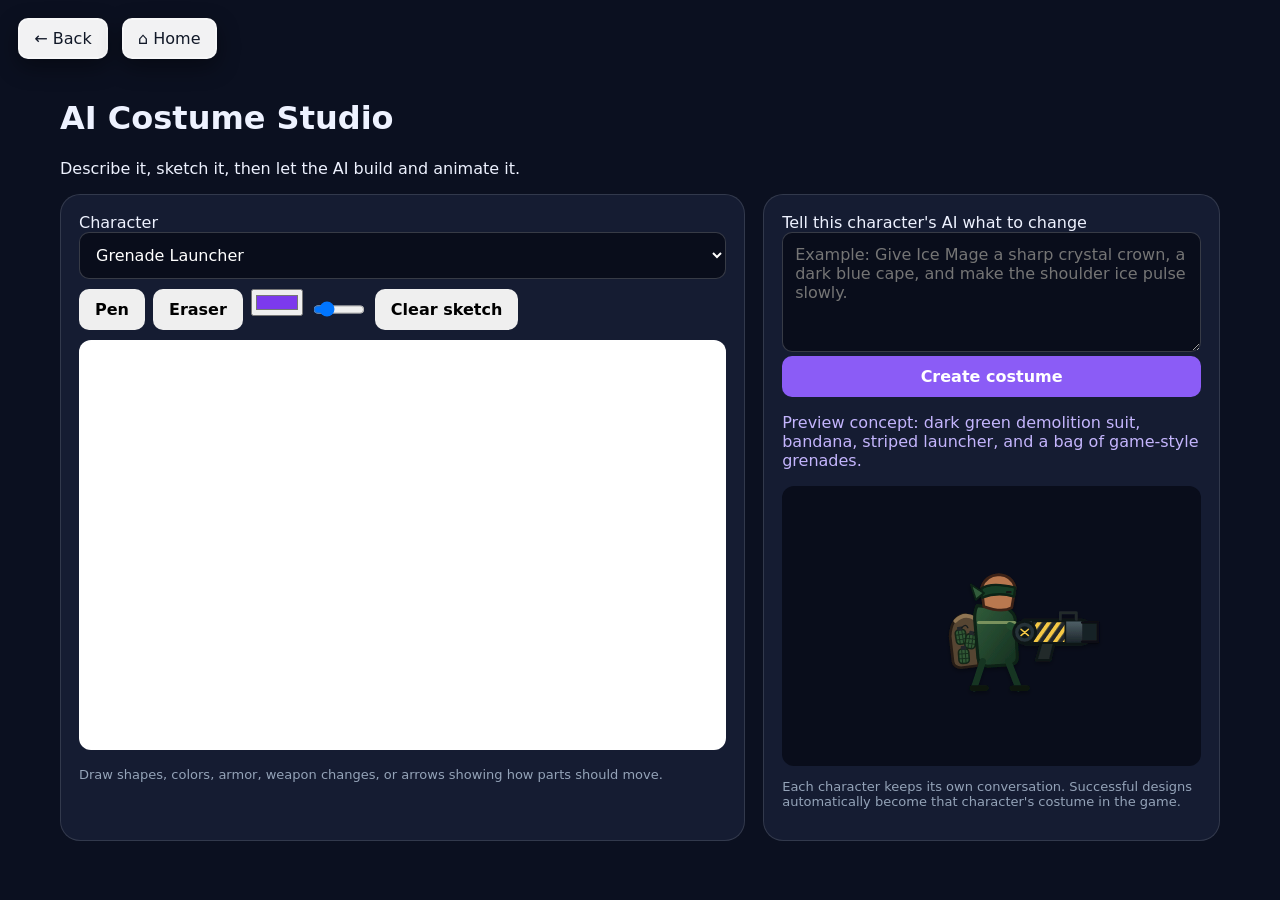
<file: ai-costume-studio.html>
<!doctype html><html lang="en"><head><meta charset="utf-8"><meta name="viewport" content="width=device-width,initial-scale=1"><title>AI Costume Studio</title><style>
*{box-sizing:border-box}body{margin:0;background:#0b1020;color:#eef2ff;font:16px system-ui,sans-serif}main{width:min(1200px,calc(100% - 28px));margin:auto;padding:20px}.top{display:flex;justify-content:space-between;align-items:center}a,button,select,textarea{font:inherit}.back,button{border:0;border-radius:10px;padding:11px 16px;font-weight:800;cursor:pointer}.back{color:#111827;background:#fff;text-decoration:none}.page-nav{position:fixed;z-index:50;top:18px;left:18px;display:flex;gap:14px}.page-nav a{min-width:90px;padding:9px 14px;border:2px solid #ffffff55;border-radius:10px;color:#111827;background:#fffffff2;text-align:center;text-decoration:none;box-shadow:0 8px 22px #0006}.layout{display:grid;grid-template-columns:1.2fr .8fr;gap:18px}.card{background:#151c32;border:1px solid #ffffff20;border-radius:20px;padding:18px}canvas{width:100%;aspect-ratio:1200/760;background:#fff;border-radius:12px;touch-action:none}select,textarea{width:100%;padding:12px;border-radius:10px;background:#090d1b;color:#fff;border:1px solid #ffffff30}textarea{min-height:120px;resize:vertical}.tools{display:flex;gap:8px;margin:10px 0;flex-wrap:wrap}.tools input{width:52px}.generate{width:100%;background:#8b5cf6;color:#fff}.status{min-height:48px;color:#c4b5fd}.preview{width:100%;min-height:280px;display:grid;place-items:center;background:#090d1b;border-radius:12px;overflow:hidden}.preview img{max-width:100%;max-height:380px}.hint{color:#94a3b8;font-size:13px}@media(max-width:800px){.layout{grid-template-columns:1fr}}</style></head><body><nav class="page-nav" aria-label="Page navigation"><a href="index.html" onclick="if(history.length>1){event.preventDefault();history.back()}">← Back</a><a href="index.html">⌂ Home</a></nav><main>
<style>main{padding-top:78px}</style>
<div class="top"><div><h1>AI Costume Studio</h1><p>Describe it, sketch it, then let the AI build and animate it.</p></div></div>
<div class="layout"><section class="card"><label>Character<select id="character"></select></label><div class="tools"><button id="pen">Pen</button><button id="eraser">Eraser</button><input id="color" type="color" value="#7c3aed"><input id="size" type="range" min="2" max="40" value="8"><button id="clear">Clear sketch</button></div><canvas id="sketch" width="1200" height="760"></canvas><p class="hint">Draw shapes, colors, armor, weapon changes, or arrows showing how parts should move.</p></section>
<section class="card"><label>Tell this character's AI what to change<textarea id="prompt" placeholder="Example: Give Ice Mage a sharp crystal crown, a dark blue cape, and make the shoulder ice pulse slowly."></textarea></label><button id="generate" class="generate">Create costume</button><p id="status" class="status"></p><div class="preview"><img id="preview" alt="Generated costume preview"></div><p class="hint">Each character keeps its own conversation. Successful designs automatically become that character's costume in the game.</p></section></div></main><script>
const chars={grenade:'Grenade Launcher',machine:'Machine Gunner',sniper:'Sniper',bomber:'Bomb Dropper',swordsman:'Swordsman',ninja:'Ninja',flamethrower:'Flamethrower',boomerang:'Boomerang Thrower',ice:'Ice Mage',rocket:'Rocket Jumper',shield:'Shield Guardian',portal:'Portal Blaster',harpoon:'Harpooner',teleporter:'Teleporter',drone:'Drone Controller'};
const sel=document.querySelector('#character'),canvas=document.querySelector('#sketch'),ctx=canvas.getContext('2d'),status=document.querySelector('#status'),preview=document.querySelector('#preview');Object.entries(chars).forEach(([id,n])=>sel.add(new Option(n,id)));let drawing=false,last=null,erase=false;ctx.lineCap='round';ctx.lineJoin='round';
function point(e){const r=canvas.getBoundingClientRect();return{x:(e.clientX-r.left)*canvas.width/r.width,y:(e.clientY-r.top)*canvas.height/r.height}}canvas.onpointerdown=e=>{drawing=true;last=point(e);canvas.setPointerCapture(e.pointerId)};canvas.onpointermove=e=>{if(!drawing)return;const p=point(e);ctx.globalCompositeOperation=erase?'destination-out':'source-over';ctx.strokeStyle=document.querySelector('#color').value;ctx.lineWidth=document.querySelector('#size').value;ctx.beginPath();ctx.moveTo(last.x,last.y);ctx.lineTo(p.x,p.y);ctx.stroke();last=p};canvas.onpointerup=()=>drawing=false;document.querySelector('#pen').onclick=()=>erase=false;document.querySelector('#eraser').onclick=()=>erase=true;document.querySelector('#clear').onclick=()=>ctx.clearRect(0,0,canvas.width,canvas.height);
function history(){return JSON.parse(localStorage.getItem(`kitClashAiChat:${sel.value}`)||'[]')}function showSaved(){if(sel.value==='grenade'){preview.src='grenade-costume-preview.svg';status.textContent='Preview concept: dark green demolition suit, bandana, striped launcher, and a bag of game-style grenades.';return}const saved=localStorage.getItem(`kitClashCharacterDrawing:${sel.value}`);preview.src=saved||'';status.textContent=''}sel.onchange=showSaved;showSaved();
document.querySelector('#generate').onclick=async()=>{const prompt=document.querySelector('#prompt').value.trim();if(!prompt)return status.textContent='Type what you want the AI to make.';status.textContent='Studying the character, projectiles, and your sketch…';document.querySelector('#generate').disabled=true;try{const h=history(),r=await fetch('/api/costume',{method:'POST',headers:{'content-type':'application/json'},body:JSON.stringify({characterId:sel.value,characterName:chars[sel.value],prompt,history:h,sketch:canvas.toDataURL('image/png')})}),data=await r.json();if(!r.ok)throw Error(data.error);const svg='data:image/svg+xml;base64,'+btoa(unescape(encodeURIComponent(data.svg)));localStorage.setItem(`kitClashCharacterDrawing:${sel.value}`,svg);localStorage.setItem(`kitClashCharacterAnimation:${sel.value}`,JSON.stringify(data.animation));h.push({user:prompt,ai:data.message});localStorage.setItem(`kitClashAiChat:${sel.value}`,JSON.stringify(h.slice(-12)));preview.src=svg;status.textContent=data.message;document.querySelector('#prompt').value=''}catch(e){status.textContent=`Could not create it: ${e.message}`}finally{document.querySelector('#generate').disabled=false}};
</script></body></html>
</file>
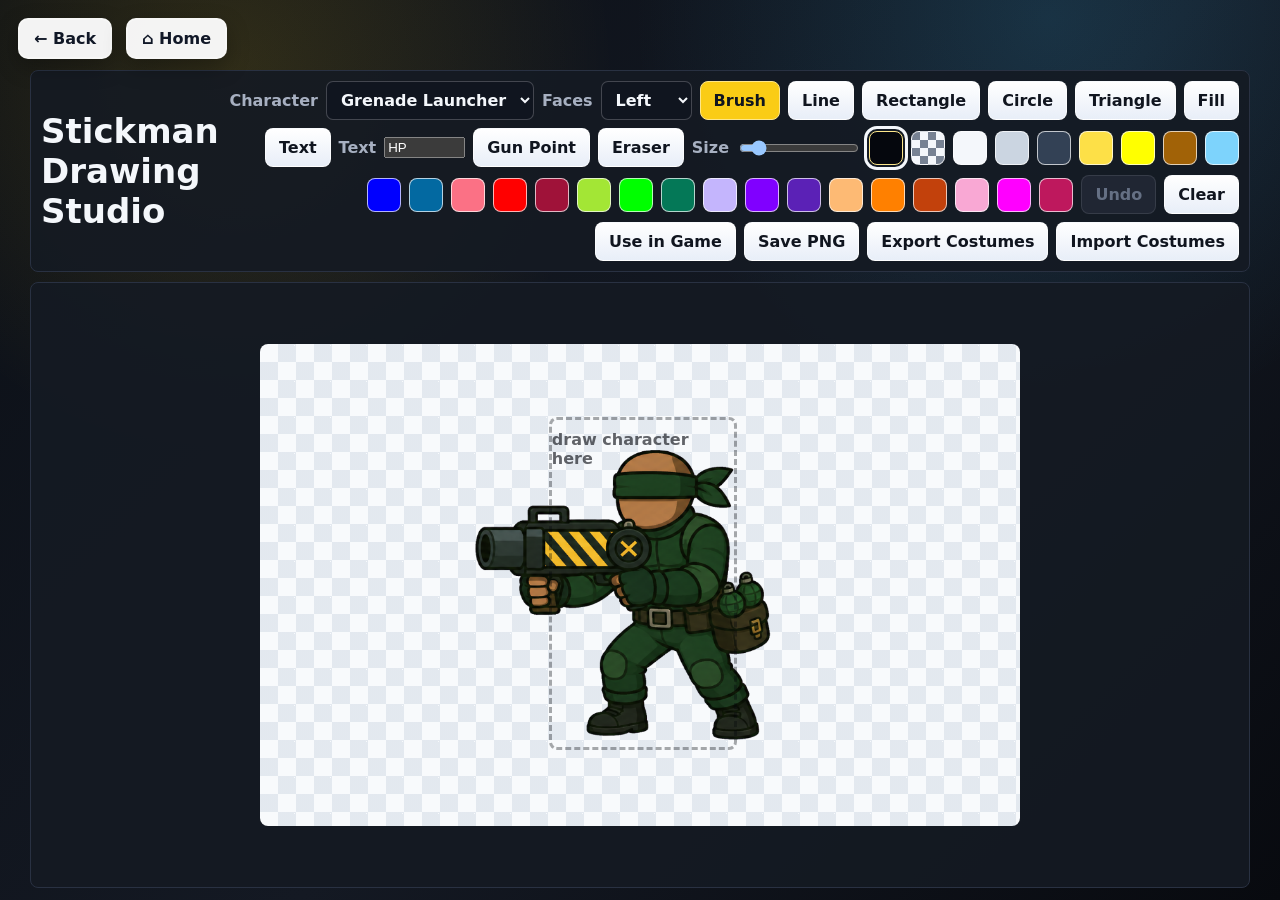
<file: drawing-studio.html>
<!doctype html>
<html lang="en">
  <head>
    <meta charset="utf-8">
    <meta name="viewport" content="width=device-width, initial-scale=1">
    <meta http-equiv="Cache-Control" content="no-store, no-cache, must-revalidate">
    <title>Stickman Drawing Studio</title>
    <style>
      :root {
        color-scheme: dark;
        --bg: #0b0f16;
        --panel: #151a23;
        --line: #293142;
        --text: #f4f7fb;
        --muted: #a7b0c1;
        --accent: #facc15;
      }

      * {
        box-sizing: border-box;
      }

      body {
        margin: 0;
        min-height: 100vh;
        overflow: hidden;
        background:
          radial-gradient(circle at 18% 8%, rgba(250, 204, 21, 0.15), transparent 24rem),
          radial-gradient(circle at 82% 2%, rgba(56, 189, 248, 0.16), transparent 26rem),
          linear-gradient(135deg, #0b0f16 0%, #141923 55%, #080a0f 100%);
        color: var(--text);
        font-family: Inter, ui-sans-serif, system-ui, -apple-system, BlinkMacSystemFont, "Segoe UI", sans-serif;
      }

      main {
        width: min(1220px, calc(100vw - 24px));
        height: 100vh;
        margin: 0 auto;
        padding: 70px 0 12px;
        display: grid;
        grid-template-rows: auto 1fr;
        gap: 10px;
      }

      .topbar,
      .studio {
        border: 1px solid var(--line);
        border-radius: 8px;
        background: rgba(21, 26, 35, 0.9);
      }

      .topbar {
        display: flex;
        align-items: center;
        justify-content: space-between;
        gap: 10px;
        padding: 10px;
      }

      h1 {
        margin: 0;
        font-size: clamp(20px, 3vw, 34px);
        letter-spacing: 0;
      }

      .toolbar {
        display: flex;
        align-items: center;
        justify-content: flex-end;
        flex-wrap: wrap;
        gap: 8px;
      }

      .page-nav {
        position: fixed;
        z-index: 50;
        top: 18px;
        left: 18px;
        display: flex;
        gap: 14px;
      }

      .page-nav a {
        min-width: 90px;
        padding: 9px 14px;
        border: 2px solid rgba(255,255,255,.3);
        border-radius: 10px;
        color: #111827;
        background: rgba(255,255,255,.95);
        text-align: center;
        text-decoration: none;
        box-shadow: 0 8px 22px rgba(0,0,0,.28);
      }

      button,
      a {
        appearance: none;
        border: 1px solid rgba(255, 255, 255, 0.7);
        border-radius: 8px;
        background: linear-gradient(180deg, #ffffff 0%, #e8eef8 100%);
        color: #10151f;
        cursor: pointer;
        font: inherit;
        font-weight: 850;
        padding: 9px 13px;
        text-decoration: none;
      }

      button[aria-pressed="true"] {
        background: var(--accent);
        border-color: #fde68a;
      }

      button:active,
      button.click-confirmed {
        color: #ffffff;
        background: #111827;
        transform: translateY(1px) scale(.98);
      }

      button:disabled {
        border-color: rgba(244, 247, 251, 0.1);
        background: #202633;
        color: #657084;
        cursor: not-allowed;
      }

      .swatch {
        width: 34px;
        height: 34px;
        padding: 0;
      }

      .swatch[aria-pressed="true"] {
        outline: 3px solid #f4f7fb;
        outline-offset: 2px;
      }

      .swatch.clear-color {
        background:
          linear-gradient(45deg, #f4f7fb 25%, transparent 25%),
          linear-gradient(-45deg, #f4f7fb 25%, transparent 25%),
          linear-gradient(45deg, transparent 75%, #f4f7fb 75%),
          linear-gradient(-45deg, transparent 75%, #f4f7fb 75%),
          #778293;
        background-position: 0 0, 0 8px, 8px -8px, -8px 0;
        background-size: 16px 16px;
      }

      label {
        color: var(--muted);
        display: inline-flex;
        align-items: center;
        gap: 8px;
        font-weight: 800;
      }

      input[type="range"] {
        width: 120px;
      }

      select {
        border: 1px solid rgba(244, 247, 251, 0.22);
        border-radius: 7px;
        background: #10151f;
        color: var(--text);
        font: inherit;
        font-weight: 800;
        padding: 8px 10px;
      }

      .studio {
        min-height: 0;
        padding: 10px;
        display: grid;
        align-items: center;
        justify-items: center;
        overflow: hidden;
      }

      .canvas-shell {
        position: relative;
        min-height: 0;
        width: min(100%, 760px, calc((100vh - 170px) * 1200 / 760));
        max-width: 100%;
        aspect-ratio: 1200 / 760;
        border-radius: 8px;
        background:
          linear-gradient(45deg, rgba(203, 213, 225, 0.46) 25%, transparent 25%),
          linear-gradient(-45deg, rgba(203, 213, 225, 0.46) 25%, transparent 25%),
          linear-gradient(45deg, transparent 75%, rgba(203, 213, 225, 0.46) 75%),
          linear-gradient(-45deg, transparent 75%, rgba(203, 213, 225, 0.46) 75%),
          #f8fafc;
        background-position: 0 0, 0 18px, 18px -18px, -18px 0;
        background-size: 36px 36px;
        overflow: hidden;
      }

      .canvas-shell::after {
        content: "draw character here";
        position: absolute;
        left: 38%;
        top: 15%;
        width: 24%;
        height: 66%;
        border: 3px dashed rgba(5, 7, 13, 0.34);
        border-radius: 8px;
        color: rgba(5, 7, 13, 0.62);
        display: grid;
        place-items: start center;
        font-weight: 900;
        padding-top: 10px;
        pointer-events: none;
        z-index: 2;
      }

      canvas {
        position: absolute;
        inset: 0;
        z-index: 1;
        width: 100%;
        height: 100%;
        display: block;
        cursor: crosshair;
        touch-action: none;
      }

      #muzzleOverlay {
        position: absolute;
        inset: 0;
        z-index: 3;
        pointer-events: none;
      }

      @media (max-width: 760px) {
        body {
          overflow: auto;
        }

        main {
          height: auto;
          min-height: 100vh;
        }

        .topbar {
          align-items: stretch;
          flex-direction: column;
        }

        .toolbar {
          justify-content: flex-start;
        }

        .studio {
          height: 62vh;
        }
      }
    </style>
  </head>
  <body>
    <nav class="page-nav" aria-label="Page navigation">
      <a href="index.html" onclick="if (history.length > 1) { event.preventDefault(); history.back(); }">← Back</a>
      <a href="index.html">⌂ Home</a>
    </nav>
    <main>
      <header class="topbar">
        <h1>Stickman Drawing Studio</h1>
        <div class="toolbar">
          <label>Character
            <select id="character">
              <option value="grenade">Grenade Launcher</option>
              <option value="machine">Machine Gunner</option>
              <option value="sniper">Sniper</option>
              <option value="bomber">Bomb Dropper</option>
              <option value="swordsman">Swordsman</option>
              <option value="ninja">Ninja</option>
              <option value="flamethrower">Flamethrower</option>
              <option value="boomerang">Boomerang</option>
              <option value="ice">Ice Mage</option>
              <option value="rocket">Rocket Jumper</option>
              <option value="shield">Shield Guardian</option>
              <option value="portal">Portal Blaster</option>
              <option value="harpoon">Harpooner</option>
              <option value="teleporter">Teleporter</option>
              <option value="drone">Drone Controller</option>
            </select>
          </label>
          <label>Faces
            <select id="orientation">
              <option value="right">Right</option>
              <option value="left">Left</option>
            </select>
          </label>
          <button id="brush" type="button" aria-pressed="true">Brush</button>
          <button id="line" type="button" aria-pressed="false">Line</button>
          <button id="rect" type="button" aria-pressed="false">Rectangle</button>
          <button id="circle" type="button" aria-pressed="false">Circle</button>
          <button id="triangle" type="button" aria-pressed="false">Triangle</button>
          <button id="fill" type="button" aria-pressed="false">Fill</button>
          <button id="textTool" type="button" aria-pressed="false">Text</button>
          <label>Text <input id="textValue" type="text" value="HP" size="8"></label>
          <button id="muzzleTool" type="button" aria-pressed="false">Gun Point</button>
          <button id="eraser" type="button" aria-pressed="false">Eraser</button>
          <label>Size <input id="size" type="range" min="2" max="28" value="5"></label>
          <button class="swatch" type="button" data-color="#05070d" aria-pressed="true" style="background:#05070d"></button>
          <button class="swatch clear-color" type="button" data-clear="true" aria-pressed="false" title="Clear color"></button>
          <button class="swatch" type="button" data-color="#f4f7fb" aria-pressed="false" style="background:#f4f7fb"></button>
          <button class="swatch" type="button" data-color="#cbd5e1" aria-pressed="false" style="background:#cbd5e1"></button>
          <button class="swatch" type="button" data-color="#334155" aria-pressed="false" style="background:#334155"></button>
          <button class="swatch" type="button" data-color="#fde047" aria-pressed="false" style="background:#fde047"></button>
          <button class="swatch" type="button" data-color="#ffff00" aria-pressed="false" style="background:#ffff00"></button>
          <button class="swatch" type="button" data-color="#a16207" aria-pressed="false" style="background:#a16207"></button>
          <button class="swatch" type="button" data-color="#7dd3fc" aria-pressed="false" style="background:#7dd3fc"></button>
          <button class="swatch" type="button" data-color="#0000ff" aria-pressed="false" style="background:#0000ff"></button>
          <button class="swatch" type="button" data-color="#0369a1" aria-pressed="false" style="background:#0369a1"></button>
          <button class="swatch" type="button" data-color="#fb7185" aria-pressed="false" style="background:#fb7185"></button>
          <button class="swatch" type="button" data-color="#ff0000" aria-pressed="false" style="background:#ff0000"></button>
          <button class="swatch" type="button" data-color="#9f1239" aria-pressed="false" style="background:#9f1239"></button>
          <button class="swatch" type="button" data-color="#a3e635" aria-pressed="false" style="background:#a3e635"></button>
          <button class="swatch" type="button" data-color="#00ff00" aria-pressed="false" style="background:#00ff00"></button>
          <button class="swatch" type="button" data-color="#047857" aria-pressed="false" style="background:#047857"></button>
          <button class="swatch" type="button" data-color="#c4b5fd" aria-pressed="false" style="background:#c4b5fd"></button>
          <button class="swatch" type="button" data-color="#8000ff" aria-pressed="false" style="background:#8000ff"></button>
          <button class="swatch" type="button" data-color="#5b21b6" aria-pressed="false" style="background:#5b21b6"></button>
          <button class="swatch" type="button" data-color="#fdba74" aria-pressed="false" style="background:#fdba74"></button>
          <button class="swatch" type="button" data-color="#ff8000" aria-pressed="false" style="background:#ff8000"></button>
          <button class="swatch" type="button" data-color="#c2410c" aria-pressed="false" style="background:#c2410c"></button>
          <button class="swatch" type="button" data-color="#f9a8d4" aria-pressed="false" style="background:#f9a8d4"></button>
          <button class="swatch" type="button" data-color="#ff00ff" aria-pressed="false" style="background:#ff00ff"></button>
          <button class="swatch" type="button" data-color="#be185d" aria-pressed="false" style="background:#be185d"></button>
          <button id="undo" type="button">Undo</button>
          <button id="clear" type="button">Clear</button>
          <button id="useGame" type="button">Use in Game</button>
          <button id="save" type="button">Save PNG</button>
          <button id="exportCostumes" type="button">Export Costumes</button>
          <button id="importCostumes" type="button">Import Costumes</button>
          <input id="importCostumesFile" type="file" accept="application/json,.json,image/png,.png" hidden>
        </div>
      </header>

      <section class="studio" aria-label="Drawing canvas">
        <div class="canvas-shell">
          <canvas id="board" width="1200" height="760"></canvas>
          <canvas id="muzzleOverlay" width="1200" height="760" aria-hidden="true"></canvas>
        </div>
      </section>
    </main>

    <script>
      const canvas = document.querySelector("#board");
      const ctx = canvas.getContext("2d");
      const muzzleOverlay = document.querySelector("#muzzleOverlay");
      const muzzleOverlayCtx = muzzleOverlay.getContext("2d");
      const brushButton = document.querySelector("#brush");
      const lineButton = document.querySelector("#line");
      const rectButton = document.querySelector("#rect");
      const circleButton = document.querySelector("#circle");
      const triangleButton = document.querySelector("#triangle");
      const fillButton = document.querySelector("#fill");
      const textToolButton = document.querySelector("#textTool");
      const textValueInput = document.querySelector("#textValue");
      const muzzleToolButton = document.querySelector("#muzzleTool");
      const eraserButton = document.querySelector("#eraser");
      const characterSelect = document.querySelector("#character");
      const orientationSelect = document.querySelector("#orientation");
      const sizeInput = document.querySelector("#size");
      const undoButton = document.querySelector("#undo");
      const clearButton = document.querySelector("#clear");
      const useGameButton = document.querySelector("#useGame");
      const saveButton = document.querySelector("#save");
      const exportCostumesButton = document.querySelector("#exportCostumes");
      const importCostumesButton = document.querySelector("#importCostumes");
      const importCostumesFile = document.querySelector("#importCostumesFile");
      const swatches = [...document.querySelectorAll(".swatch")];
      const drawingStoragePrefix = "kitClashCharacterDrawing:";
      const activeStoragePrefix = "kitClashCharacterActive:";
      const muzzleStoragePrefix = "kitClashCharacterMuzzle:";
      const orientationStoragePrefix = "kitClashCharacterOrientation:";
      const grenadeDraftKey = "kitClashCharacterDraft:grenade";
      const grenadeDraftVersionKey = "kitClashCharacterDraftVersion:grenade";
      const grenadeDraftVersion = "3";

      let drawing = false;
      let lastPoint = null;
      let startPoint = null;
      let linePreview = null;
      let color = "#05070d";
      let clearColor = false;
      let tool = "brush";
      let currentCharacter = characterSelect.value;
      let activePaintLayer = null;
      let activePaintCtx = null;
      let paintLayers = [];
      let drawingLoadToken = 0;
      let grenadeFacing = localStorage.getItem("kitClashCharacterOrientation:grenade") === "right" ? "right" : "left";
      const characterCanvasDrafts = new Map();
      const history = [];

      function blankCanvas() {
        ctx.clearRect(0, 0, canvas.width, canvas.height);
      }

      function makePaintLayer() {
        const layer = document.createElement("canvas");
        layer.width = canvas.width;
        layer.height = canvas.height;
        return { canvas: layer, ctx: layer.getContext("2d") };
      }

      function resetPaintLayersFromCanvas() {
        const layer = makePaintLayer();
        layer.ctx.drawImage(canvas, 0, 0);
        paintLayers = [layer.canvas];
        activePaintLayer = null;
        activePaintCtx = null;
      }

      function renderPaintLayers(extraLayer = null) {
        blankCanvas();
        paintLayers.forEach((layer) => ctx.drawImage(layer, 0, 0));
        if (extraLayer) ctx.drawImage(extraLayer, 0, 0);
      }

      function commitActivePaintLayer() {
        if (!activePaintLayer) return;
        paintLayers.push(activePaintLayer.canvas);
        activePaintLayer = null;
        activePaintCtx = null;
        renderPaintLayers();
      }

      function resetCanvas() {
        blankCanvas();
        resetPaintLayersFromCanvas();
        pushHistory();
      }

      function storageKey(characterId = currentCharacter) {
        return `${drawingStoragePrefix}${characterId}`;
      }

      function muzzleKey(characterId = currentCharacter) {
        return `${muzzleStoragePrefix}${characterId}`;
      }

      function canUseMuzzle(characterId = currentCharacter) {
        return characterId !== "teleporter" && characterId !== "drone";
      }

      function updateMuzzleToolAvailability() {
        const enabled = canUseMuzzle();
        muzzleToolButton.textContent = currentCharacter === "swordsman" ? "Sword Pivot" : "Gun Point";
        muzzleToolButton.disabled = !enabled;
        muzzleToolButton.hidden = !enabled;
        if (!enabled && tool === "muzzle") setTool("brush");
        drawMuzzleOverlay();
      }

      function orientationKey(characterId = currentCharacter) {
        return `${orientationStoragePrefix}${characterId}`;
      }

      function transparentDataUrl() {
        const exportCanvas = document.createElement("canvas");
        exportCanvas.width = canvas.width;
        exportCanvas.height = canvas.height;
        const exportCtx = exportCanvas.getContext("2d", { willReadFrequently: true });
        exportCtx.drawImage(canvas, 0, 0);
        const image = exportCtx.getImageData(0, 0, exportCanvas.width, exportCanvas.height);
        const data = image.data;
        for (let i = 0; i < data.length; i += 4) {
          const isOldPaper = data[i] >= 246 && data[i] <= 250 && data[i + 1] >= 248 && data[i + 1] <= 252 && data[i + 2] >= 250 && data[i + 2] <= 255;
          if (isOldPaper) data[i + 3] = 0;
        }
        exportCtx.putImageData(image, 0, 0);
        return exportCanvas.toDataURL("image/png");
      }

      function removeOldPaperPixels() {
        const image = ctx.getImageData(0, 0, canvas.width, canvas.height);
        const data = image.data;
        for (let i = 0; i < data.length; i += 4) {
          const isOldPaper = data[i] >= 246 && data[i] <= 250 && data[i + 1] >= 248 && data[i + 1] <= 252 && data[i + 2] >= 250 && data[i + 2] <= 255;
          if (isOldPaper) data[i + 3] = 0;
        }
        ctx.putImageData(image, 0, 0);
      }

      function saveDrawingToGame(characterId = currentCharacter, commitToGame = false) {
        const drawing = transparentDataUrl();
        if (!commitToGame) {
          // Drafts stay isolated by character and do not depend on localStorage
          // capacity. Only Use in Game commits a drawing to persistent storage.
          characterCanvasDrafts.set(characterId, drawing);
        } else {
          localStorage.setItem(storageKey(characterId), drawing);
        }
        if (characterId !== "grenade") localStorage.setItem(orientationKey(characterId), orientationSelect.value);
        // This flag is the commit marker, so it must be the final write.
        if (characterId === "grenade" && commitToGame) localStorage.setItem("kitClashGrenadeConceptActive", "7");
      }

      function saveMuzzlePoint(point, characterId = currentCharacter) {
        if (!canUseMuzzle(characterId)) {
          localStorage.removeItem(muzzleKey(characterId));
          drawMuzzleOverlay();
          return;
        }
        localStorage.setItem(muzzleKey(characterId), JSON.stringify({ x: point.x / canvas.width, y: point.y / canvas.height }));
        if (characterId === currentCharacter) drawMuzzleOverlay();
      }

      function savedMuzzlePoint(characterId = currentCharacter) {
        if (!canUseMuzzle(characterId)) return null;
        const saved = localStorage.getItem(muzzleKey(characterId));
        if (!saved) return null;
        try {
          const point = JSON.parse(saved);
          if (!Number.isFinite(point.x) || !Number.isFinite(point.y)) return null;
          return { x: point.x * canvas.width, y: point.y * canvas.height };
        } catch {
          return null;
        }
      }

      function drawMuzzleOverlay() {
        muzzleOverlayCtx.clearRect(0, 0, muzzleOverlay.width, muzzleOverlay.height);
        const point = savedMuzzlePoint();
        if (!point) return;
        muzzleOverlayCtx.save();
        muzzleOverlayCtx.strokeStyle = "#facc15";
        muzzleOverlayCtx.fillStyle = "rgba(5,7,13,0.82)";
        muzzleOverlayCtx.lineWidth = 5;
        muzzleOverlayCtx.beginPath();
        muzzleOverlayCtx.arc(point.x, point.y, 13, 0, Math.PI * 2);
        muzzleOverlayCtx.fill();
        muzzleOverlayCtx.stroke();
        muzzleOverlayCtx.strokeStyle = "#38bdf8";
        muzzleOverlayCtx.lineWidth = 4;
        muzzleOverlayCtx.beginPath();
        muzzleOverlayCtx.moveTo(point.x - 22, point.y);
        muzzleOverlayCtx.lineTo(point.x + 22, point.y);
        muzzleOverlayCtx.moveTo(point.x, point.y - 22);
        muzzleOverlayCtx.lineTo(point.x, point.y + 22);
        muzzleOverlayCtx.stroke();
        muzzleOverlayCtx.fillStyle = "#f4f7fb";
        muzzleOverlayCtx.font = "900 18px system-ui, sans-serif";
        muzzleOverlayCtx.textAlign = "center";
        muzzleOverlayCtx.textBaseline = "middle";
        muzzleOverlayCtx.fillText(currentCharacter === "swordsman" ? "S" : "G", point.x, point.y);
        muzzleOverlayCtx.restore();
      }

      function loadCharacterDrawing(characterId) {
        const loadToken = ++drawingLoadToken;
        history.length = 0;
        // Grenade Launcher facing is a temporary studio mirror, not saved data.
        orientationSelect.value = characterId === "grenade"
          ? grenadeFacing
          : characterId === "drone"
            ? "right"
            : localStorage.getItem(orientationKey(characterId)) || "left";
        if (!canUseMuzzle(characterId)) localStorage.removeItem(muzzleKey(characterId));
        updateMuzzleToolAvailability();
        const savedDraft = characterCanvasDrafts.get(characterId);
        const saved = savedDraft || (characterId === "grenade"
          ? "grenade-costume-preview.png?v=8"
          : characterId === "machine"
            ? "machine-gunner-costume.png?v=1"
            : characterId === "sniper"
              ? "sniper-costume.png?v=1"
              : characterId === "bomber"
                ? "bomb-dropper-costume.png?v=1"
                : characterId === "swordsman"
                  ? "swordsman-costume.png?v=1"
                  : characterId === "ninja"
                    ? "ninja-costume.png?v=1"
                    : characterId === "flamethrower"
                      ? "flamethrower-costume.png?v=2"
                      : characterId === "boomerang"
                        ? "boomerang-costume.png?v=2"
                        : characterId === "ice"
                          ? "ice-mage-costume.png?v=2"
                          : characterId === "rocket"
                            ? "rocket-jumper-costume.png?v=1"
                            : characterId === "shield"
                              ? "shield-guardian-costume.png?v=2"
                              : characterId === "portal"
                                ? "portal-blaster-costume.png?v=1"
                                : characterId === "harpoon"
                                  ? "harpooner-costume.png?v=1"
                                  : characterId === "teleporter"
                                    ? "teleporter-costume.png?v=2"
                                    : characterId === "drone"
                                      ? "drone-controller-costume.png?v=3"
                  : localStorage.getItem(storageKey(characterId)));
        if (!saved) {
          blankCanvas();
          resetPaintLayersFromCanvas();
          drawMuzzleOverlay();
          pushHistory();
          return;
        }
        // Clear the previous character immediately instead of leaving it visible
        // while the newly selected costume image is decoding.
        blankCanvas();
        resetPaintLayersFromCanvas();
        drawMuzzleOverlay();
        const image = new Image();
        image.onload = () => {
          if (loadToken !== drawingLoadToken || characterId !== currentCharacter) return;
          blankCanvas();
          if (characterId === "grenade" && grenadeFacing === "left" && !savedDraft) {
            ctx.save();
            ctx.translate(canvas.width, 0);
            ctx.scale(-1, 1);
            ctx.drawImage(image, 0, 0, canvas.width, canvas.height);
            ctx.restore();
          } else if (characterId === "drone" && !savedDraft) {
            // Portrait costume art must keep its natural aspect ratio. Stretching
            // it across the landscape board made Drone Controller look squished.
            const scale = Math.min(canvas.width / image.naturalWidth, canvas.height / image.naturalHeight);
            const width = image.naturalWidth * scale;
            const height = image.naturalHeight * scale;
            ctx.drawImage(image, (canvas.width - width) / 2, canvas.height - height, width, height);
          } else {
            ctx.drawImage(image, 0, 0, canvas.width, canvas.height);
          }
          removeOldPaperPixels();
          resetPaintLayersFromCanvas();
          drawMuzzleOverlay();
          pushHistory();
        };
        image.src = saved;
      }

      function pushHistory() {
        history.push(ctx.getImageData(0, 0, canvas.width, canvas.height));
        if (history.length > 30) history.shift();
        undoButton.disabled = history.length <= 1;
      }

      function pointFromEvent(event) {
        const rect = canvas.getBoundingClientRect();
        return {
          x: ((event.clientX - rect.left) / rect.width) * canvas.width,
          y: ((event.clientY - rect.top) / rect.height) * canvas.height,
        };
      }

      function drawStroke(from, to) {
        if (clearColor && tool !== "eraser") {
          clearTopPaintStroke(from, to);
          return;
        }
        const targetCtx = activePaintCtx || ctx;
        targetCtx.save();
        targetCtx.lineCap = "round";
        targetCtx.lineJoin = "round";
        targetCtx.lineWidth = Number(sizeInput.value);
        if (tool === "eraser") targetCtx.globalCompositeOperation = "destination-out";
        targetCtx.strokeStyle = tool === "eraser" ? "rgba(0,0,0,1)" : color;
        targetCtx.beginPath();
        targetCtx.moveTo(from.x, from.y);
        const midX = (from.x + to.x) / 2;
        const midY = (from.y + to.y) / 2;
        targetCtx.quadraticCurveTo(from.x, from.y, midX, midY);
        targetCtx.stroke();
        targetCtx.restore();
      }

      function drawStraightLine(from, to) {
        ctx.save();
        ctx.lineCap = "round";
        ctx.lineJoin = "round";
        ctx.lineWidth = Number(sizeInput.value);
        ctx.strokeStyle = color;
        ctx.beginPath();
        ctx.moveTo(from.x, from.y);
        ctx.lineTo(to.x, to.y);
        ctx.stroke();
        ctx.restore();
      }

      function isShapeTool() {
        return ["line", "rect", "circle", "triangle"].includes(tool);
      }

      function traceShapePath(targetCtx, from, to) {
        if (tool === "line") {
          targetCtx.moveTo(from.x, from.y);
          targetCtx.lineTo(to.x, to.y);
        } else if (tool === "rect") {
          targetCtx.rect(from.x, from.y, to.x - from.x, to.y - from.y);
        } else if (tool === "circle") {
          const centerX = (from.x + to.x) / 2;
          const centerY = (from.y + to.y) / 2;
          targetCtx.ellipse(centerX, centerY, Math.abs(to.x - from.x) / 2, Math.abs(to.y - from.y) / 2, 0, 0, Math.PI * 2);
        } else if (tool === "triangle") {
          targetCtx.moveTo((from.x + to.x) / 2, from.y);
          targetCtx.lineTo(to.x, to.y);
          targetCtx.lineTo(from.x, to.y);
          targetCtx.closePath();
        }
      }

      function drawShape(from, to, targetCtx = ctx) {
        targetCtx.save();
        targetCtx.lineCap = "round";
        targetCtx.lineJoin = "round";
        targetCtx.lineWidth = Number(sizeInput.value);
        targetCtx.strokeStyle = clearColor ? "rgba(255,255,255,0.78)" : color;
        targetCtx.beginPath();
        traceShapePath(targetCtx, from, to);
        targetCtx.stroke();
        targetCtx.restore();
      }

      function clearBoundsForPoints(from, to) {
        const pad = Number(sizeInput.value) + 8;
        return {
          x: Math.max(0, Math.floor(Math.min(from.x, to.x) - pad)),
          y: Math.max(0, Math.floor(Math.min(from.y, to.y) - pad)),
          w: Math.min(canvas.width, Math.ceil(Math.max(from.x, to.x) + pad)) - Math.max(0, Math.floor(Math.min(from.x, to.x) - pad)),
          h: Math.min(canvas.height, Math.ceil(Math.max(from.y, to.y) + pad)) - Math.max(0, Math.floor(Math.min(from.y, to.y) - pad)),
        };
      }

      function clearTopPaintStroke(from, to) {
        const bounds = clearBoundsForPoints(from, to);
        const mask = document.createElement("canvas");
        mask.width = canvas.width;
        mask.height = canvas.height;
        const maskCtx = mask.getContext("2d");
        maskCtx.lineCap = "round";
        maskCtx.lineJoin = "round";
        maskCtx.lineWidth = Number(sizeInput.value);
        maskCtx.strokeStyle = "#000";
        maskCtx.beginPath();
        maskCtx.moveTo(from.x, from.y);
        const midX = (from.x + to.x) / 2;
        const midY = (from.y + to.y) / 2;
        maskCtx.quadraticCurveTo(from.x, from.y, midX, midY);
        maskCtx.stroke();
        clearTopPaintWithMask(mask, bounds);
      }

      function clearTopPaintShape(from, to) {
        const bounds = clearBoundsForPoints(from, to);
        const mask = document.createElement("canvas");
        mask.width = canvas.width;
        mask.height = canvas.height;
        const maskCtx = mask.getContext("2d");
        maskCtx.lineCap = "round";
        maskCtx.lineJoin = "round";
        maskCtx.lineWidth = Number(sizeInput.value);
        maskCtx.strokeStyle = "#000";
        maskCtx.beginPath();
        traceShapePath(maskCtx, from, to);
        maskCtx.stroke();
        clearTopPaintWithMask(mask, bounds);
      }

      function clearTopPaintWithMask(mask, bounds) {
        if (bounds.w <= 0 || bounds.h <= 0 || paintLayers.length === 0) return;
        const maskData = mask.getContext("2d").getImageData(bounds.x, bounds.y, bounds.w, bounds.h).data;
        const packets = paintLayers.map((layer) => {
          const layerCtx = layer.getContext("2d");
          return { layerCtx, image: layerCtx.getImageData(bounds.x, bounds.y, bounds.w, bounds.h), changed: false };
        });
        for (let i = 0; i < maskData.length; i += 4) {
          if (maskData[i + 3] === 0) continue;
          for (let layerIndex = packets.length - 1; layerIndex >= 0; layerIndex -= 1) {
            const data = packets[layerIndex].image.data;
            if (data[i + 3] === 0) continue;
            data[i + 3] = 0;
            packets[layerIndex].changed = true;
            break;
          }
        }
        packets.forEach((packet) => {
          if (packet.changed) packet.layerCtx.putImageData(packet.image, bounds.x, bounds.y);
        });
        renderPaintLayers();
      }

      function colorToRgba(hex) {
        const value = Number.parseInt(hex.slice(1), 16);
        return [(value >> 16) & 255, (value >> 8) & 255, value & 255, 255];
      }

      function colorsClose(data, index, target, tolerance = 28) {
        return (
          Math.abs(data[index] - target[0]) <= tolerance &&
          Math.abs(data[index + 1] - target[1]) <= tolerance &&
          Math.abs(data[index + 2] - target[2]) <= tolerance &&
          Math.abs(data[index + 3] - target[3]) <= tolerance
        );
      }

      function floodFill(point) {
        const image = ctx.getImageData(0, 0, canvas.width, canvas.height);
        const data = image.data;
        const startX = Math.floor(point.x);
        const startY = Math.floor(point.y);
        if (startX < 0 || startY < 0 || startX >= canvas.width || startY >= canvas.height) return;
        const startIndex = (startY * canvas.width + startX) * 4;
        const target = [data[startIndex], data[startIndex + 1], data[startIndex + 2], data[startIndex + 3]];
        const fill = colorToRgba(color);
        if (colorsClose(fill, 0, target, 0)) return;

        const stack = [[startX, startY]];
        const seen = new Uint8Array(canvas.width * canvas.height);
        while (stack.length > 0) {
          const [x, y] = stack.pop();
          if (x < 0 || y < 0 || x >= canvas.width || y >= canvas.height) continue;
          const pixel = y * canvas.width + x;
          if (seen[pixel]) continue;
          seen[pixel] = 1;
          const index = pixel * 4;
          if (!colorsClose(data, index, target)) continue;
          data[index] = fill[0];
          data[index + 1] = fill[1];
          data[index + 2] = fill[2];
          data[index + 3] = fill[3];
          stack.push([x + 1, y], [x - 1, y], [x, y + 1], [x, y - 1]);
        }
        ctx.putImageData(image, 0, 0);
      }

      function clearTopPaintFlood(point) {
        const image = ctx.getImageData(0, 0, canvas.width, canvas.height);
        const data = image.data;
        const startX = Math.floor(point.x);
        const startY = Math.floor(point.y);
        if (startX < 0 || startY < 0 || startX >= canvas.width || startY >= canvas.height) return;
        const startIndex = (startY * canvas.width + startX) * 4;
        const target = [data[startIndex], data[startIndex + 1], data[startIndex + 2], data[startIndex + 3]];
        const mask = document.createElement("canvas");
        mask.width = canvas.width;
        mask.height = canvas.height;
        const maskCtx = mask.getContext("2d");
        const maskImage = maskCtx.getImageData(0, 0, canvas.width, canvas.height);
        const maskData = maskImage.data;
        const stack = [[startX, startY]];
        const seen = new Uint8Array(canvas.width * canvas.height);
        let minX = startX;
        let minY = startY;
        let maxX = startX;
        let maxY = startY;
        while (stack.length > 0) {
          const [x, y] = stack.pop();
          if (x < 0 || y < 0 || x >= canvas.width || y >= canvas.height) continue;
          const pixel = y * canvas.width + x;
          if (seen[pixel]) continue;
          seen[pixel] = 1;
          const index = pixel * 4;
          if (!colorsClose(data, index, target)) continue;
          maskData[index + 3] = 255;
          minX = Math.min(minX, x);
          minY = Math.min(minY, y);
          maxX = Math.max(maxX, x);
          maxY = Math.max(maxY, y);
          stack.push([x + 1, y], [x - 1, y], [x, y + 1], [x, y - 1]);
        }
        maskCtx.putImageData(maskImage, 0, 0);
        clearTopPaintWithMask(mask, { x: minX, y: minY, w: maxX - minX + 1, h: maxY - minY + 1 });
      }

      function drawText(point) {
        const text = textValueInput.value.trim();
        if (!text) return;
        ctx.save();
        ctx.fillStyle = color;
        ctx.font = `900 ${Math.max(12, Number(sizeInput.value) * 4)}px system-ui, sans-serif`;
        ctx.textAlign = "center";
        ctx.textBaseline = "middle";
        ctx.fillText(text, point.x, point.y);
        ctx.restore();
      }

      function markMuzzle(point) {
        if (!canUseMuzzle()) return;
        saveMuzzlePoint(point);
      }

      canvas.addEventListener("pointerdown", (event) => {
        if (tool === "muzzle") {
          markMuzzle(pointFromEvent(event));
          return;
        }
        if (tool === "fill") {
          if (clearColor) {
            clearTopPaintFlood(pointFromEvent(event));
          } else {
            floodFill(pointFromEvent(event));
            resetPaintLayersFromCanvas();
          }
          saveDrawingToGame();
          pushHistory();
          return;
        }
        if (tool === "text") {
          drawText(pointFromEvent(event));
          resetPaintLayersFromCanvas();
          saveDrawingToGame();
          pushHistory();
          return;
        }
        drawing = true;
        canvas.setPointerCapture(event.pointerId);
        lastPoint = pointFromEvent(event);
        startPoint = lastPoint;
        if (isShapeTool()) {
          linePreview = ctx.getImageData(0, 0, canvas.width, canvas.height);
        } else if (!clearColor && tool !== "eraser") {
          activePaintLayer = makePaintLayer();
          activePaintCtx = activePaintLayer.ctx;
        }
      });

      canvas.addEventListener("pointermove", (event) => {
        if (!drawing || !lastPoint) return;
        const nextPoint = pointFromEvent(event);
        if (isShapeTool()) {
          ctx.putImageData(linePreview, 0, 0);
          drawShape(startPoint, nextPoint);
        } else {
          drawStroke(lastPoint, nextPoint);
          if (activePaintLayer) renderPaintLayers(activePaintLayer.canvas);
          lastPoint = nextPoint;
        }
      });

      canvas.addEventListener("pointerup", (event) => {
        if (!drawing) return;
        if (isShapeTool() && startPoint) {
          ctx.putImageData(linePreview, 0, 0);
          const endPoint = pointFromEvent(event);
          if (clearColor) {
            clearTopPaintShape(startPoint, endPoint);
          } else {
            activePaintLayer = makePaintLayer();
            activePaintCtx = activePaintLayer.ctx;
            drawShape(startPoint, endPoint, activePaintCtx);
            commitActivePaintLayer();
          }
        } else {
          commitActivePaintLayer();
        }
        drawing = false;
        lastPoint = null;
        startPoint = null;
        linePreview = null;
        if (tool === "eraser") resetPaintLayersFromCanvas();
        saveDrawingToGame();
        pushHistory();
      });

      canvas.addEventListener("pointercancel", () => {
        drawing = false;
        lastPoint = null;
        startPoint = null;
        linePreview = null;
      });

      function setTool(nextTool) {
        tool = nextTool;
        brushButton.setAttribute("aria-pressed", String(tool === "brush"));
        lineButton.setAttribute("aria-pressed", String(tool === "line"));
        rectButton.setAttribute("aria-pressed", String(tool === "rect"));
        circleButton.setAttribute("aria-pressed", String(tool === "circle"));
        triangleButton.setAttribute("aria-pressed", String(tool === "triangle"));
        fillButton.setAttribute("aria-pressed", String(tool === "fill"));
        textToolButton.setAttribute("aria-pressed", String(tool === "text"));
        muzzleToolButton.setAttribute("aria-pressed", String(tool === "muzzle"));
        eraserButton.setAttribute("aria-pressed", String(tool === "eraser"));
      }

      brushButton.addEventListener("click", () => setTool("brush"));
      lineButton.addEventListener("click", () => setTool("line"));
      rectButton.addEventListener("click", () => setTool("rect"));
      circleButton.addEventListener("click", () => setTool("circle"));
      triangleButton.addEventListener("click", () => setTool("triangle"));
      fillButton.addEventListener("click", () => setTool("fill"));
      textToolButton.addEventListener("click", () => setTool("text"));
      muzzleToolButton.addEventListener("click", () => setTool("muzzle"));
      eraserButton.addEventListener("click", () => setTool("eraser"));

      swatches.forEach((swatch) => {
        swatch.addEventListener("click", () => {
          clearColor = swatch.dataset.clear === "true";
          if (!clearColor) color = swatch.dataset.color;
          swatches.forEach((item) => item.setAttribute("aria-pressed", String(item === swatch)));
          setTool(tool === "eraser" ? "brush" : tool);
        });
      });

      undoButton.addEventListener("click", () => {
        if (history.length <= 1) return;
        history.pop();
        ctx.putImageData(history[history.length - 1], 0, 0);
        resetPaintLayersFromCanvas();
        saveDrawingToGame();
        undoButton.disabled = history.length <= 1;
      });

      clearButton.addEventListener("click", () => {
        blankCanvas();
        resetPaintLayersFromCanvas();
        drawMuzzleOverlay();
        saveDrawingToGame();
        pushHistory();
      });

      characterSelect.addEventListener("change", () => {
        // Snapshot the old canvas first, then always advance to the new character.
        // A storage failure must never prevent the selection from changing.
        try {
          saveDrawingToGame(currentCharacter, false);
        } catch (error) {
          console.error("Could not keep the previous character draft.", error);
        }
        currentCharacter = characterSelect.value;
        blankCanvas();
        resetPaintLayersFromCanvas();
        muzzleOverlayCtx.clearRect(0, 0, muzzleOverlay.width, muzzleOverlay.height);
        loadCharacterDrawing(currentCharacter);
      });

      orientationSelect.addEventListener("change", () => {
        if (currentCharacter === "grenade") {
          grenadeFacing = orientationSelect.value;
          const flipped = document.createElement("canvas");
          flipped.width = canvas.width;
          flipped.height = canvas.height;
          flipped.getContext("2d").drawImage(canvas, 0, 0);
          blankCanvas();
          ctx.save();
          ctx.translate(canvas.width, 0);
          ctx.scale(-1, 1);
          ctx.drawImage(flipped, 0, 0);
          ctx.restore();
          resetPaintLayersFromCanvas();
          drawMuzzleOverlay();
          pushHistory();
          return;
        }
        localStorage.setItem(orientationKey(), orientationSelect.value);
      });

      useGameButton.addEventListener("click", () => {
        try {
          if (currentCharacter === "grenade") {
            // The verified Grenade Launcher PNG is a project asset, so activation
            // only needs a tiny marker. Exporting the full 1200x760 canvas here can
            // exceed localStorage's quota and is not used by the game renderer.
            localStorage.removeItem("kitClashCharacterAnimation:grenade");
            localStorage.setItem(orientationKey("grenade"), grenadeFacing);
            saveMuzzlePoint({
              x: canvas.width * (grenadeFacing === "right" ? 0.716 : 0.284),
              y: canvas.height * 0.42,
            }, "grenade");
            localStorage.setItem("kitClashGrenadeConceptActive", "7");
          } else if (currentCharacter === "machine") {
            localStorage.removeItem("kitClashCharacterAnimation:machine");
            orientationSelect.value = "left";
            localStorage.setItem(orientationKey("machine"), "left");
            saveMuzzlePoint({ x: canvas.width * 0.332, y: canvas.height * 0.524 }, "machine");
            localStorage.setItem("kitClashMachineConceptActive", "1");
          } else if (currentCharacter === "sniper") {
            // Sniper is a permanent project asset and is already available in the
            // game. Avoid localStorage writes, which can fail when costume storage
            // is full.
            localStorage.removeItem("kitClashCharacterAnimation:sniper");
            orientationSelect.value = "left";
          } else if (currentCharacter === "bomber") {
            localStorage.removeItem("kitClashCharacterAnimation:bomber");
            orientationSelect.value = "left";
          } else if (currentCharacter === "swordsman") {
            localStorage.removeItem("kitClashCharacterAnimation:swordsman");
            orientationSelect.value = "left";
          } else if (currentCharacter === "ninja") {
            localStorage.removeItem("kitClashCharacterAnimation:ninja");
            orientationSelect.value = "left";
          } else if (currentCharacter === "flamethrower") {
            localStorage.removeItem("kitClashCharacterAnimation:flamethrower");
            orientationSelect.value = "left";
            saveMuzzlePoint({ x: canvas.width * 0.261, y: canvas.height * 0.474 }, "flamethrower");
          } else if (currentCharacter === "boomerang") {
            localStorage.removeItem("kitClashCharacterAnimation:boomerang");
            orientationSelect.value = "left";
            saveMuzzlePoint({ x: canvas.width * 0.29, y: canvas.height * 0.39 }, "boomerang");
          } else if (currentCharacter === "ice") {
            localStorage.removeItem("kitClashCharacterAnimation:ice");
            orientationSelect.value = "left";
            saveMuzzlePoint({ x: canvas.width * 0.263, y: canvas.height * 0.35 }, "ice");
          } else if (currentCharacter === "rocket") {
            localStorage.removeItem("kitClashCharacterAnimation:rocket");
            orientationSelect.value = "left";
            saveMuzzlePoint({ x: canvas.width * 0.155, y: canvas.height * 0.405 }, "rocket");
          } else if (currentCharacter === "shield") {
            // Shield Guardian is a permanent layered project costume. Saving the
            // full studio canvas is unnecessary and can exceed localStorage.
            localStorage.removeItem("kitClashCharacterAnimation:shield");
            localStorage.removeItem(storageKey("shield"));
            localStorage.removeItem(`${activeStoragePrefix}shield`);
            orientationSelect.value = "right";
            localStorage.setItem(orientationKey("shield"), "right");
          } else if (currentCharacter === "portal") {
            // Portal Blaster is a permanent project costume; avoid exporting
            // the full canvas into limited browser storage.
            localStorage.removeItem("kitClashCharacterAnimation:portal");
            localStorage.removeItem(storageKey("portal"));
            localStorage.removeItem(`${activeStoragePrefix}portal`);
            orientationSelect.value = "right";
            localStorage.setItem(orientationKey("portal"), "right");
          } else if (currentCharacter === "harpoon") {
            // Harpooner is a permanent project costume; do not store another
            // full-resolution canvas copy in localStorage.
            localStorage.removeItem("kitClashCharacterAnimation:harpoon");
            localStorage.removeItem(storageKey("harpoon"));
            localStorage.removeItem(`${activeStoragePrefix}harpoon`);
            orientationSelect.value = "right";
            localStorage.setItem(orientationKey("harpoon"), "right");
          } else if (currentCharacter === "teleporter") {
            // Teleporter is a permanent project costume. Keep the full sprite out
            // of localStorage so the studio cannot hit the browser storage limit.
            localStorage.removeItem("kitClashCharacterAnimation:teleporter");
            localStorage.removeItem(storageKey("teleporter"));
            localStorage.removeItem(`${activeStoragePrefix}teleporter`);
            orientationSelect.value = "right";
            localStorage.setItem(orientationKey("teleporter"), "right");
          } else if (currentCharacter === "drone") {
            // Drone Controller is a permanent project costume. Avoid copying
            // the large sprite into limited browser storage.
            localStorage.removeItem("kitClashCharacterAnimation:drone");
            localStorage.removeItem(storageKey("drone"));
            localStorage.removeItem(`${activeStoragePrefix}drone`);
            orientationSelect.value = "right";
            localStorage.setItem(orientationKey("drone"), "right");
          } else {
            saveDrawingToGame(currentCharacter, true);
            localStorage.setItem(`${activeStoragePrefix}${currentCharacter}`, "1");
          }
          useGameButton.textContent = "Using in Game ✓";
        } catch (error) {
          useGameButton.textContent = "Could not save";
          console.error("Could not activate costume", error);
        }
        setTimeout(() => { useGameButton.textContent = "Use in Game"; }, 900);
      });

      document.addEventListener("click", (event) => {
        const button = event.target.closest("button");
        if (!button || button.disabled) return;
        button.classList.add("click-confirmed");
        setTimeout(() => button.classList.remove("click-confirmed"), 180);
      });

      function costumeStorageKeys() {
        return Object.keys(localStorage).filter((key) =>
          key.startsWith(drawingStoragePrefix) ||
          key.startsWith(activeStoragePrefix) ||
          key.startsWith(muzzleStoragePrefix) ||
          key.startsWith(orientationStoragePrefix)
        );
      }

      function exportCostumes() {
        saveDrawingToGame();
        const payload = {
          version: 1,
          exportedAt: new Date().toISOString(),
          costumes: {},
        };
        costumeStorageKeys().forEach((key) => {
          payload.costumes[key] = localStorage.getItem(key);
        });
        const blob = new Blob([JSON.stringify(payload, null, 2)], { type: "application/json" });
        const link = document.createElement("a");
        link.download = "kit-clash-costumes.json";
        link.href = URL.createObjectURL(blob);
        link.click();
        URL.revokeObjectURL(link.href);
      }

      function importCostumes(file) {
        if (!file) return;
        const isPng = file.type === "image/png" || file.name.toLowerCase().endsWith(".png");
        if (isPng) {
          const importCharacter = currentCharacter;
          const importToken = ++drawingLoadToken;
          const image = new Image();
          const objectUrl = URL.createObjectURL(file);
          image.onload = () => {
            URL.revokeObjectURL(objectUrl);
            // Never let a late PNG decode paint onto a different character.
            if (importToken !== drawingLoadToken || importCharacter !== currentCharacter) return;
            const scale = Math.min(canvas.width / image.naturalWidth, canvas.height / image.naturalHeight);
            const width = image.naturalWidth * scale;
            const height = image.naturalHeight * scale;
            blankCanvas();
            ctx.save();
            ctx.imageSmoothingEnabled = true;
            ctx.imageSmoothingQuality = "high";
            ctx.drawImage(image, (canvas.width - width) / 2, (canvas.height - height) / 2, width, height);
            ctx.restore();
            removeOldPaperPixels();
            history.length = 0;
            resetPaintLayersFromCanvas();
            drawMuzzleOverlay();
            characterCanvasDrafts.set(importCharacter, transparentDataUrl());
            pushHistory();
          };
          image.onerror = () => {
            URL.revokeObjectURL(objectUrl);
            window.alert("That PNG could not be imported.");
          };
          image.src = objectUrl;
          return;
        }
        const reader = new FileReader();
        reader.onload = () => {
          try {
            const payload = JSON.parse(reader.result);
            const costumes = payload.costumes || {};
            Object.entries(costumes).forEach(([key, value]) => {
              if (
                typeof value === "string" &&
                (key.startsWith(drawingStoragePrefix) || key.startsWith(activeStoragePrefix) || key.startsWith(muzzleStoragePrefix) || key.startsWith(orientationStoragePrefix))
              ) {
                localStorage.setItem(key, value);
              }
            });
            loadCharacterDrawing(currentCharacter);
          } catch {
            window.alert("That costume file could not be imported.");
          }
        };
        reader.readAsText(file);
      }

      exportCostumesButton.addEventListener("click", exportCostumes);
      importCostumesButton.addEventListener("click", () => importCostumesFile.click());
      importCostumesFile.addEventListener("change", () => {
        importCostumes(importCostumesFile.files[0]);
        importCostumesFile.value = "";
      });

      saveButton.addEventListener("click", () => {
        saveDrawingToGame();
        const link = document.createElement("a");
        link.download = `${characterSelect.options[characterSelect.selectedIndex].textContent.toLowerCase().replaceAll(" ", "-")}.png`;
        link.href = transparentDataUrl();
        link.click();
      });

      loadCharacterDrawing(currentCharacter);
    </script>
  </body>
</html>
</file>
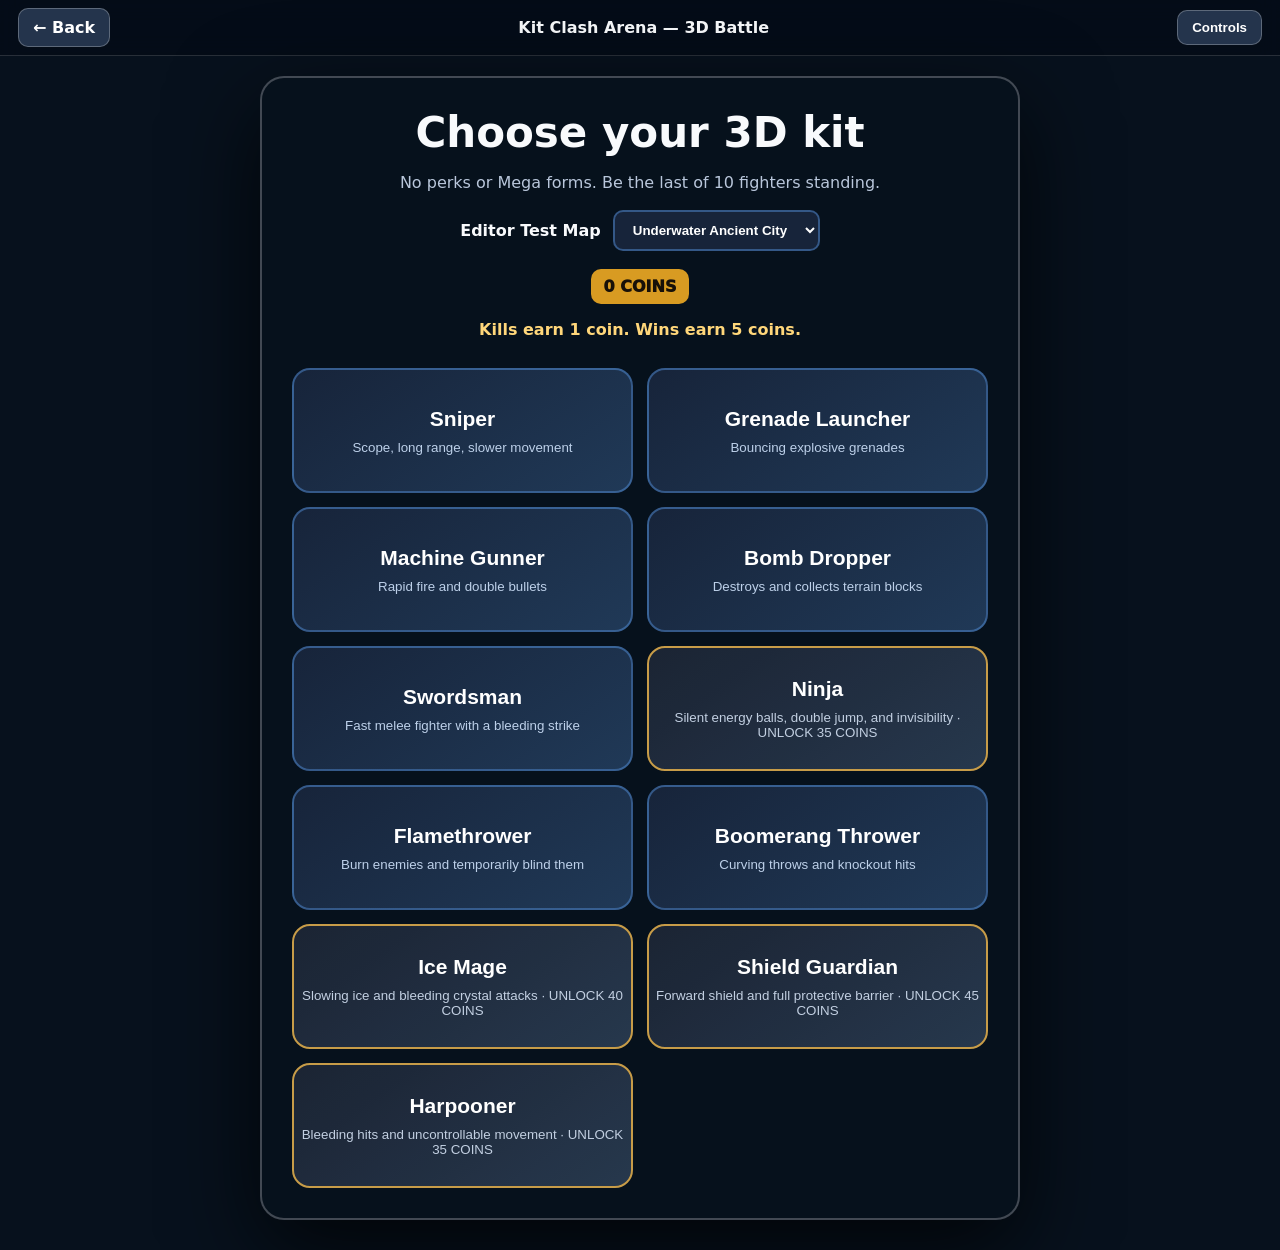
<file: mode-3d.html>
<!doctype html>
<html lang="en">
<head>
  <meta charset="utf-8">
  <meta name="viewport" content="width=device-width,initial-scale=1,maximum-scale=1,user-scalable=no,viewport-fit=cover">
  <title>Kit Clash Arena — 3D Battle</title>
  <link rel="stylesheet" href="mode-3d.css?v=2">
  <link rel="stylesheet" href="mode-3d-hud.css?v=1">
  <link rel="stylesheet" href="mode-3d-touch.css?v=1">
  <style>.map-picker{display:flex;align-items:center;justify-content:center;gap:12px;margin:18px 0}.map-picker select{padding:10px 14px;border:2px solid #60a5fa66;border-radius:10px;background:#17243a;color:#fff;font-weight:800}#coinReadout{display:inline-block;padding:8px 13px;border-radius:10px;background:#d89b22;color:#171008;font-weight:950}#unlockMessage{min-height:24px;color:#ffd77a;font-weight:850}.kits button.locked{border-color:#d89b22;filter:saturate(.7)}#crosshair{width:28px;height:28px;border:3px solid #fff;border-radius:50%;font-size:0;filter:drop-shadow(0 1px 2px #000)}#crosshair:before,#crosshair:after{content:"";position:absolute;left:50%;top:50%;background:#fff;transform:translate(-50%,-50%)}#crosshair:before{width:38px;height:3px}#crosshair:after{width:3px;height:38px}#peopleLeft{position:absolute;left:18px;top:108px;padding:8px 12px;border-radius:10px;background:#07111dcc;color:#fff;font-weight:950}#utilityReadout{position:absolute;right:18px;bottom:106px;padding:9px 13px;border-radius:10px;background:#0b1728cc;font-weight:850}#scope .drop-dashes{position:absolute;left:50%;top:18%;width:42px;height:64%;transform:translateX(-50%);background:repeating-linear-gradient(to bottom,transparent 0 27px,#111 27px 30px,transparent 30px 56px)}</style>
  <style>#routeReadout{position:absolute;left:50%;bottom:92px;transform:translateX(-50%);padding:9px 14px;border-radius:10px;background:#07111ddd;color:#bff4ff;font-weight:950;letter-spacing:.04em;text-align:center;pointer-events:none}#routeReadout:empty{display:none}#paperMap{position:absolute;inset:11% 15%;z-index:12;background:#e7d7ae;color:#302819;border:10px double #6f5a36;box-shadow:0 18px 70px #000b;padding:24px;transform:rotate(-.35deg);overflow:auto}#paperMap.hidden{display:none}#paperMap h2{text-align:center;margin:0 0 8px;font:950 28px Georgia,serif}#paperMap p{text-align:center;margin:0 0 14px;font:700 14px Georgia,serif}#paperMap canvas{display:block;width:100%;height:calc(100% - 70px);min-height:340px}</style>
</head>
<body>
  <canvas id="arena3d"></canvas>
  <header class="topbar">
    <a href="index.html">← Back</a>
    <strong>Kit Clash Arena — 3D Battle</strong>
    <div><button id="pauseButton" class="hidden" type="button">Pause</button> <button id="helpButton" type="button">Controls</button></div>
  </header>
  <section id="setup" class="panel setup">
    <h1>Choose your 3D kit</h1>
      <p>No perks or Mega forms. Be the last of 10 fighters standing.</p>
    <div id="editorMapPicker" class="map-picker" hidden><label for="mapSelect"><b>Editor Test Map</b></label><select id="mapSelect"><option value="underwater">Underwater Ancient City</option><option value="park">National Park</option><option value="city">City Rooftops</option></select></div>
    <div id="coinReadout">0 COINS</div><p id="unlockMessage">Kills earn 1 coin. Wins earn 5 coins.</p>
    <div class="kits">
      <button data-kit="sniper"><b>Sniper</b><span>Scope, long range, slower movement</span></button>
      <button data-kit="grenade"><b>Grenade Launcher</b><span>Bouncing explosive grenades</span></button>
      <button data-kit="machine"><b>Machine Gunner</b><span>Rapid fire and double bullets</span></button>
      <button data-kit="bomb"><b>Bomb Dropper</b><span>Destroys and collects terrain blocks</span></button>
      <button data-kit="swordsman"><b>Swordsman</b><span>Fast melee fighter with a bleeding strike</span></button>
      <button data-kit="ninja"><b>Ninja</b><span>Silent energy balls, double jump, and invisibility</span></button>
      <button data-kit="flamethrower"><b>Flamethrower</b><span>Burn enemies and temporarily blind them</span></button>
      <button data-kit="boomerang"><b>Boomerang Thrower</b><span>Curving throws and knockout hits</span></button>
      <button data-kit="ice"><b>Ice Mage</b><span>Slowing ice and bleeding crystal attacks</span></button>
      <button data-kit="shield"><b>Shield Guardian</b><span>Forward shield and full protective barrier</span></button>
      <button data-kit="harpoon"><b>Harpooner</b><span>Bleeding hits and uncontrollable movement</span></button>
    </div>
  </section>
  <section id="hud" class="hud hidden">
    <aside id="controlHint" aria-label="Game controls"><strong>CONTROLS</strong><span><b>WASD</b> move · <b>Shift</b> sprint · <b>Space</b> jump</span><span><b>Mouse</b> aim · <b>Click</b> fire · <b>F</b> board/exit subway · <b>M</b> map · <b>P</b> view · <b>H</b> hitboxes</span></aside>
    <div class="bars">
      <label>HEALTH <span id="healthText">100</span><i><em id="healthBar"></em></i></label>
      <label>SPRINT <span id="staminaText">100</span><i><em id="staminaBar"></em></i></label>
    </div>
    <div id="kitReadout"></div>
    <div id="peopleLeft">10 PEOPLE LEFT</div>
    <div id="revealReadout" class="hidden"></div>
    <div id="specialReadout">E: SPECIAL READY</div>
    <div id="utilityReadout"></div>
    <div id="blockReadout"></div>
    <div id="routeReadout" aria-live="polite"></div>
    <div id="crosshair">+</div>
    <div id="scope" class="hidden"><div class="drop-dashes"></div></div>
    <div id="message"></div>
  </section>
  <section id="paperMap" class="hidden" aria-label="Paper city map"><h2>CITY TRANSIT & ROOFTOP MAP</h2><p>Your location is marked in cyan. Enemy locations are never shown. Press M to fold.</p><canvas id="paperMapCanvas"></canvas></section>
  <section id="controls" class="panel controls hidden">
    <button id="closeControls" type="button">×</button>
    <h2>Controls</h2>
    <p><b>W A S D</b> move · <b>Shift</b> sprint · <b>Space</b> jump</p>
    <p><b>Mouse</b> look · <b>Left click</b> fire · <b>E</b> special action · <b>Q</b> kit utility · <b>F</b> board or exit a stopped underground train · <b>M</b> paper city map · <b>P</b> change point of view. Surface express trains never stop and cannot be boarded.</p>
    <p><b>Q:</b> Sniper toggles its marked scope. Bomb Dropper detonates placed bombs. Machine Gunner replaces its heating barrel.</p>
    <p><b>Sniper:</b> hold Q to use the circular scope. Releasing Q immediately lowers it.</p>
    <p><b>Bomb Dropper:</b> right click to place a collected block.</p>
    <p>Click the battle to lock the mouse. Press Escape to release it.</p>
  </section>
  <section id="result" class="panel result hidden"><h1 id="resultTitle"></h1><p id="deathReport"></p><button id="again">Play Again</button><a href="index.html">Home</a></section>
  <section id="touch3d" class="touch-3d" aria-label="Touch game controls">
    <div id="movePad3d" class="touch-move-pad" aria-label="Movement pad"><span>MOVE</span></div>
    <div id="lookZone3d" class="touch-look-zone" aria-label="Swipe to aim"></div>
    <div class="touch-actions-3d">
      <button data-touch-code="Space" type="button">JUMP</button>
      <button data-touch-action="fire" type="button">FIRE</button>
      <button data-touch-code="KeyE" type="button">SPECIAL</button>
      <button data-touch-code="KeyQ" type="button">UTILITY</button>
      <button data-touch-code="KeyF" type="button">USE</button>
      <button data-touch-code="KeyM" type="button">MAP</button>
    </div>
  </section>
<script src="mode-3d.js?v=74"></script>
</body>
</html>
</file>
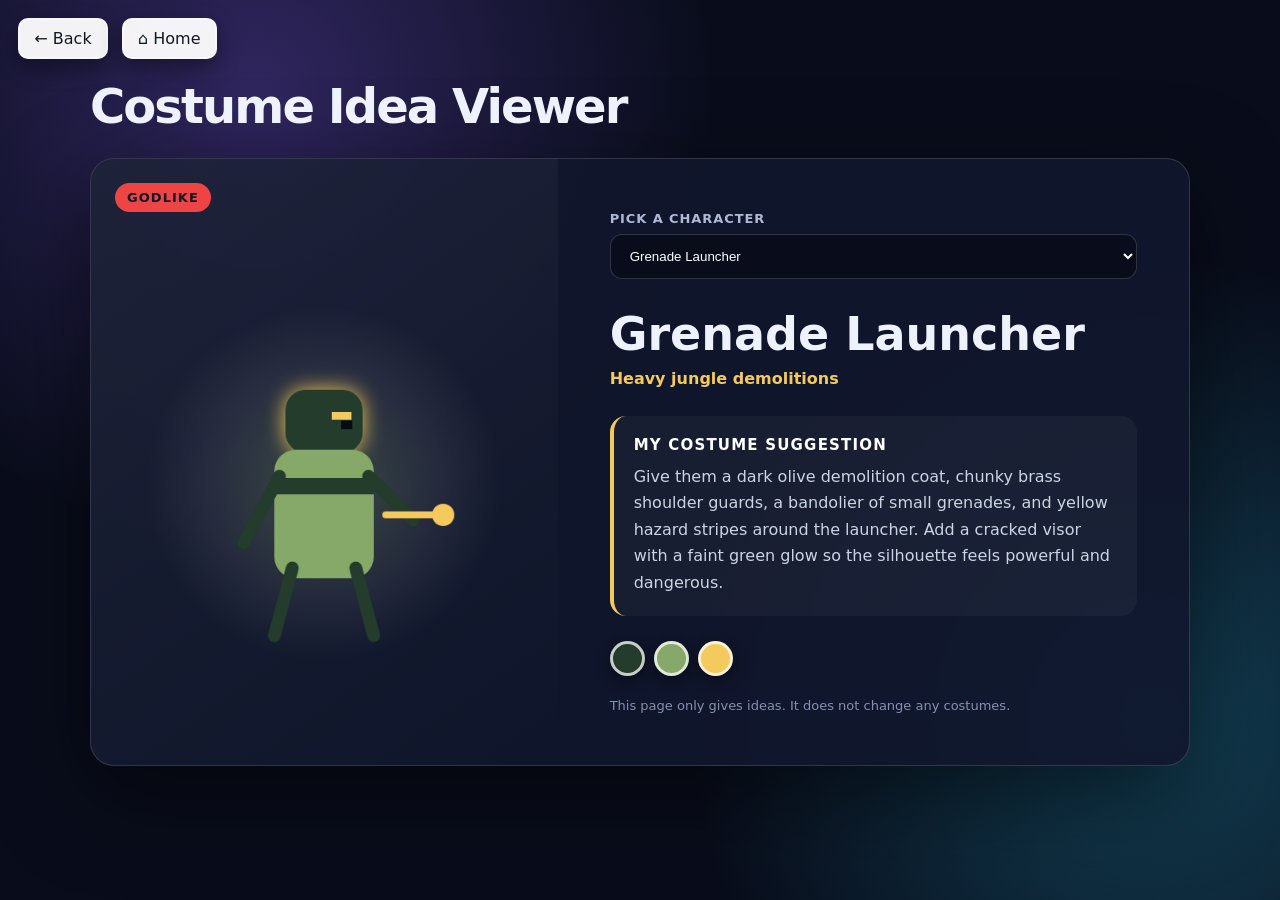
<file: view-character.html>
<!doctype html>
<html lang="en">
  <head>
    <meta charset="utf-8">
    <meta name="viewport" content="width=device-width, initial-scale=1">
    <title>Kit Clash Costume Ideas</title>
    <style>
      :root { color-scheme: dark; font-family: Inter, ui-rounded, system-ui, sans-serif; }
      * { box-sizing: border-box; }
      body { margin: 0; min-height: 100vh; color: #eef2ff; background: radial-gradient(circle at 20% 10%, #30265f 0, transparent 35%), radial-gradient(circle at 90% 80%, #123f53 0, transparent 34%), #090d1b; }
      main { width: min(1100px, calc(100% - 32px)); margin: auto; padding: 78px 0 48px; }
      header { display: flex; align-items: center; justify-content: space-between; gap: 18px; margin-bottom: 24px; }
      h1 { margin: 0; font-size: clamp(27px, 5vw, 48px); letter-spacing: -.04em; }
      .page-nav { position: fixed; z-index: 50; top: 18px; left: 18px; display: flex; gap: 14px; }
      .page-nav a { min-width: 90px; color: #111827; text-align: center; text-decoration: none; background: #fffffff2; border: 2px solid #ffffff55; padding: 9px 14px; border-radius: 10px; box-shadow: 0 8px 22px #0006; }
      .panel { display: grid; grid-template-columns: minmax(310px, .85fr) minmax(320px, 1.15fr); overflow: hidden; border: 1px solid #ffffff24; border-radius: 24px; background: #11172de6; box-shadow: 0 28px 90px #0008; }
      .preview-side { min-height: 590px; display: grid; place-items: center; position: relative; padding: 72px 28px 28px; background: linear-gradient(145deg, #ffffff0d, transparent); }
      .rarity { position: absolute; top: 24px; left: 24px; padding: 7px 12px; border-radius: 999px; font-weight: 900; font-size: 13px; letter-spacing: .08em; text-transform: uppercase; background: var(--rarity); color: #111827; }
      .stage { width: min(360px, 90%); aspect-ratio: 1; display: grid; place-items: center; border-radius: 50%; background: radial-gradient(circle, var(--glow) 0, #ffffff10 48%, transparent 70%); }
      canvas { width: 100%; height: 100%; }
      .details { padding: clamp(25px, 5vw, 52px); display: flex; flex-direction: column; justify-content: center; }
      label { display: grid; gap: 8px; color: #aeb9d8; font-size: 13px; font-weight: 800; letter-spacing: .07em; text-transform: uppercase; }
      select { width: 100%; padding: 13px 15px; border-radius: 12px; color: white; background: #090d1b; border: 1px solid #ffffff29; font: 700 16px inherit; }
      h2 { margin: 32px 0 4px; font-size: clamp(30px, 4vw, 46px); line-height: 1; }
      .tagline { color: var(--accent); font-weight: 800; margin: 8px 0 28px; }
      .idea { padding: 20px; border-radius: 16px; background: #ffffff0a; border-left: 4px solid var(--accent); }
      .idea h3 { margin: 0 0 10px; font-size: 15px; color: #fff; text-transform: uppercase; letter-spacing: .08em; }
      .idea p { margin: 0; color: #cbd5e1; line-height: 1.65; }
      .swatches { display: flex; gap: 9px; margin-top: 25px; }
      .swatch { width: 35px; height: 35px; border: 3px solid #ffffffbf; border-radius: 50%; box-shadow: 0 4px 14px #0006; }
      .note { margin: 22px 0 0; font-size: 13px; color: #8591b1; }
      @media (max-width: 760px) { .panel { grid-template-columns: 1fr; } .preview-side { min-height: 390px; } header { align-items: flex-start; } }
    </style>
  </head>
  <body>
    <nav class="page-nav" aria-label="Page navigation"><a href="index.html" onclick="if (history.length > 1) { event.preventDefault(); history.back(); }">← Back</a><a href="index.html">⌂ Home</a></nav>
    <main>
      <header><div><h1>Costume Idea Viewer</h1></div></header>
      <section class="panel">
        <div class="preview-side"><span id="rarity" class="rarity"></span><div class="stage"><canvas id="preview" width="420" height="420"></canvas></div></div>
        <div class="details">
          <label>Pick a character<select id="character"></select></label>
          <h2 id="name"></h2><p id="tagline" class="tagline"></p>
          <div class="idea"><h3>My costume suggestion</h3><p id="suggestion"></p></div>
          <div id="swatches" class="swatches" aria-label="Suggested colors"></div>
          <p id="note" class="note">This page only gives ideas. It does not change any costumes.</p>
        </div>
      </section>
    </main>
    <script>
      const characters = {
        grenade: { name: "Grenade Launcher", rarity: "Godlike", colors: ["#243c2b", "#86a96a", "#f4c95d"], tag: "Heavy jungle demolitions", idea: "Give them a dark olive demolition coat, chunky brass shoulder guards, a bandolier of small grenades, and yellow hazard stripes around the launcher. Add a cracked visor with a faint green glow so the silhouette feels powerful and dangerous." },
        machine: { name: "Machine Gunner", rarity: "Rare", colors: ["#374151", "#94a3b8", "#38bdf8"], tag: "Armored rapid-fire trooper", idea: "Use gunmetal body armor with a bright cyan ammo counter, a linked belt wrapping around the waist, and a compact helmet with one blue targeting lens. Small scratches and heat marks near the barrel would sell the nonstop firing." },
        sniper: { name: "Sniper", rarity: "Epic", colors: ["#1e293b", "#6d5c91", "#f5e6a8"], tag: "Silent long-range scout", idea: "Try a charcoal hooded cloak with muted purple panels, one long golden scope lens, and a thin scarf trailing behind. Keep most shapes narrow and clean so the character looks precise instead of bulky." },
        bomber: { name: "Bomb Dropper", rarity: "Rare", colors: ["#713f12", "#f59e0b", "#ef4444"], tag: "Unstable blast technician", idea: "Build the costume around a padded orange blast suit, a big round backpack with blinking red lights, and a flip-down welding mask. Add singed edges and soot spots to make it look like their experiments often go wrong." },
        swordsman: { name: "Swordsman", rarity: "Common", colors: ["#e5e7eb", "#475569", "#60a5fa"], tag: "Fast wandering blade", idea: "Give them a short white duelist coat, slate-blue wraps, a silver half-mask, and a bright blue sash that curves with the sword swing. A circular guard on the sword would emphasize the spinning attack." },
        ninja: { name: "Ninja", rarity: "Epic", colors: ["#15112c", "#7c3aed", "#d8b4fe"], tag: "Spiked shadow striker", idea: "Use near-black cloth with layered purple wraps, a narrow glowing eye slit, and small angular spikes on the forearms and scarf tips. A shuriken emblem on the belt would connect the costume to the spiky projectiles." },
        flamethrower: { name: "Flamethrower", rarity: "Rare", colors: ["#431407", "#ea580c", "#fde047"], tag: "Walking furnace operator", idea: "Try a dark heatproof suit with orange ceramic plates, twin fuel tanks, a yellow glass face shield, and tiny pilot flames on the backpack. Heat-gradient metal on the nozzle would make it feel recently fired." },
        boomerang: { name: "Boomerang Thrower", rarity: "Common", colors: ["#3f2a1d", "#d97706", "#fef3c7"], tag: "Quick outback hunter", idea: "Give them a cropped brown trail jacket, warm orange scarf, cream arm wraps, and several small boomerangs clipped across the back. Use curved patterns everywhere so the whole outfit echoes the returning shot." },
        ice: { name: "Ice Mage", rarity: "Epic", colors: ["#1e3a8a", "#7dd3fc", "#ecfeff"], tag: "Frozen crystal sorcerer", idea: "Create a deep-blue robe with sharp translucent shoulder crystals, a crown shaped like skinny icebergs, and white frost spreading up the arms. A pale glow inside the chest could make the costume feel magically frozen from within." },
        rocket: { name: "Rocket Jumper", rarity: "Legendary", colors: ["#7f1d1d", "#fb7185", "#fbbf24"], tag: "High-speed sky ace", idea: "Use a crimson flight jacket, gold-edged goggles, small stabilizer fins on the boots, and a compact rocket pack with warning decals. Add a wind-swept scarf to make the character look fast even while standing still." },
        shield: { name: "Shield Guardian", rarity: "Legendary", colors: ["#1e3a5f", "#94a3b8", "#f8fafc"], tag: "Unbreakable arena sentinel", idea: "Give them silver-blue plate armor, a tall crested helmet, and a glowing shield emblem centered on the chest. Broad shoulders and repeating hexagon details would make the costume feel protective and nearly immovable." },
        portal: { name: "Portal Blaster", rarity: "Godlike", colors: ["#3b0764", "#7c3aed", "#22d3ee"], tag: "Reality-bending traveler", idea: "Try a deep violet space suit split by cyan glowing seams, with one circular portal lens over the face and two small portal rings hovering behind the shoulders. Parts of the arms could fade into starry speckles as if they are between places." },
        harpoon: { name: "Harpooner", rarity: "Common", colors: ["#334155", "#0f766e", "#f97316"], tag: "Rugged deep-sea hunter", idea: "Use a weathered teal deck coat, heavy gray boots, orange rope wrapped around one shoulder, and a metal diving visor. A hook-shaped belt buckle and salt-stained fabric would add character without making it too busy." },
        teleporter: { name: "Teleporter", rarity: "Legendary", colors: ["#111827", "#9333ea", "#38bdf8"], tag: "Lightning-fast phase runner", idea: "Give them a sleek black speed suit with jagged purple lightning lines, bright blue ankle coils, and a split visor. Broken, offset bands around the limbs would make the body look like it is constantly phasing." },
        drone: { name: "Drone Controller", rarity: "Godlike", colors: ["#052e2b", "#34d399", "#67e8f9"], tag: "Elite airborne commander", idea: "Try a dark green command coat with cyan hologram cuffs, a one-eye control headset, and a miniature drone dock on the back. Add glowing directional arrows so the outfit feels like a high-tech flight-control station." }
      };
      const rarityColors = { Common: "#d1d5db", Rare: "#60a5fa", Epic: "#c084fc", Legendary: "#f59e0b", Godlike: "#ef4444" };
      const select = document.querySelector("#character");
      Object.entries(characters).forEach(([id, character]) => select.add(new Option(character.name, id)));
      const canvas = document.querySelector("#preview"), ctx = canvas.getContext("2d");
      function roundRect(x, y, w, h, r) { ctx.beginPath(); ctx.roundRect(x, y, w, h, r); ctx.fill(); }
      function drawDefault(character) {
        const [dark, body, accent] = character.colors;
        ctx.clearRect(0, 0, 420, 420); ctx.save(); ctx.translate(210, 58);
        ctx.shadowColor = accent; ctx.shadowBlur = 24; ctx.fillStyle = dark; roundRect(-45, 42, 90, 74, 24); ctx.shadowBlur = 0;
        ctx.fillStyle = accent; ctx.fillRect(9, 68, 23, 9); ctx.fillStyle = "#080b14"; ctx.fillRect(20, 78, 13, 10);
        ctx.fillStyle = body; roundRect(-58, 112, 116, 150, 25); ctx.fillStyle = dark; ctx.fillRect(-58, 145, 116, 19);
        ctx.strokeStyle = dark; ctx.lineWidth = 15; ctx.lineCap = "round"; ctx.beginPath(); ctx.moveTo(-37, 250); ctx.lineTo(-58, 329); ctx.moveTo(37, 250); ctx.lineTo(58, 329); ctx.moveTo(-52, 143); ctx.lineTo(-94, 221); ctx.moveTo(52, 143); ctx.lineTo(104, 194); ctx.stroke();
        ctx.strokeStyle = accent; ctx.lineWidth = 8; ctx.beginPath(); ctx.moveTo(72, 188); ctx.lineTo(138, 188); ctx.stroke(); ctx.fillStyle = accent; ctx.beginPath(); ctx.arc(139, 188, 13, 0, Math.PI * 2); ctx.fill(); ctx.restore();
      }
      function render() {
        const id = select.value, c = characters[id], rarity = rarityColors[c.rarity];
        document.documentElement.style.setProperty("--accent", c.colors[2]); document.documentElement.style.setProperty("--glow", c.colors[1] + "55"); document.documentElement.style.setProperty("--rarity", rarity);
        document.querySelector("#name").textContent = c.name; document.querySelector("#tagline").textContent = c.tag; document.querySelector("#suggestion").textContent = c.idea; document.querySelector("#rarity").textContent = c.rarity;
        document.querySelector("#swatches").innerHTML = c.colors.map(color => `<span class="swatch" style="background:${color}" title="${color}"></span>`).join("");
        const saved = localStorage.getItem(`kitClashCharacterDrawing:${id}`);
        if (!saved) { drawDefault(c); return; }
        const image = new Image(); image.onload = () => { ctx.clearRect(0, 0, 420, 420); ctx.drawImage(image, 25, 25, 370, 370); }; image.onerror = () => drawDefault(c); image.src = saved;
      }
      select.addEventListener("change", render); render();
    </script>
  </body>
</html>
</file>
<file: mode-3d.css>
*{box-sizing:border-box}html,body{margin:0;width:100%;min-height:100%;overflow-x:hidden;overflow-y:auto;background:#07111d;color:#f8fafc;font-family:Inter,system-ui,sans-serif}canvas{position:fixed;inset:0;display:block;width:100%;height:100%;cursor:crosshair}.topbar{position:fixed;z-index:8;left:0;right:0;top:0;height:56px;display:flex;align-items:center;justify-content:space-between;padding:0 18px;background:#050c17b8;backdrop-filter:blur(10px);border-bottom:1px solid #ffffff24}.topbar a,.topbar button,.result a,.result button{color:#fff;background:#24344c;border:1px solid #ffffff42;border-radius:10px;padding:9px 14px;text-decoration:none;font-weight:800}.panel{position:fixed;z-index:12;left:50%;top:50%;transform:translate(-50%,-50%);width:min(760px,calc(100vw - 32px));padding:30px;border:2px solid #ffffff3d;border-radius:24px;background:#07111df0;box-shadow:0 30px 90px #000b;text-align:center}.setup h1{font-size:42px;margin:0 0 8px}.setup>p{color:#b9c7db}.kits{display:grid;grid-template-columns:repeat(2,1fr);gap:14px;margin-top:24px}.kits button{min-height:125px;border:2px solid #60a5fa66;border-radius:18px;color:#fff;background:linear-gradient(145deg,#17243a,#203957);cursor:pointer}.kits button:hover{filter:brightness(1.25);transform:translateY(-2px)}.kits b,.kits span{display:block}.kits b{font-size:21px;margin-bottom:9px}.kits span{color:#bdd0e9}.hidden{display:none!important}.hud{position:fixed;z-index:5;inset:0;pointer-events:none}.bars{position:absolute;left:18px;bottom:18px;width:270px}.bars label{display:block;margin-top:9px;font-size:12px;font-weight:900;text-shadow:0 2px 3px #000}.bars label>span{float:right}.bars i{display:block;clear:both;height:13px;margin-top:4px;border:2px solid #fff8;border-radius:8px;background:#050b13;overflow:hidden}.bars em{display:block;width:100%;height:100%;background:#32d583;transition:width .15s}.bars label+label em{background:#38bdf8}#kitReadout{position:absolute;left:18px;top:72px;font-weight:900;font-size:20px}#revealReadout{position:absolute;top:75px;left:50%;transform:translate(-50%);padding:8px 16px;border-radius:20px;background:#10243dcc;color:#86efac;font-weight:950}#revealReadout.revealed{color:#fff;background:#dc2626dd;animation:pulse .55s infinite alternate}#specialReadout,#blockReadout{position:absolute;right:18px;bottom:18px;padding:9px 13px;border-radius:10px;background:#0b1728cc;font-weight:850}#blockReadout{bottom:62px}#crosshair{position:absolute;left:50%;top:50%;transform:translate(-50%,-50%);font-size:30px;text-shadow:0 0 4px #000}#scope{position:absolute;inset:0;border:min(25vw,25vh) solid #05080c;border-radius:50%;box-shadow:inset 0 0 0 2px #111}#scope:before,#scope:after{content:"";position:absolute;background:#111;left:50%;top:50%;transform:translate(-50%,-50%)}#scope:before{width:100%;height:2px}#scope:after{width:2px;height:100%}#message{position:absolute;left:50%;top:39%;transform:translate(-50%);font-size:24px;font-weight:950;text-shadow:0 3px 5px #000}.controls{text-align:left}.controls button{float:right;font-size:26px;color:#fff;background:none;border:0;cursor:pointer}.result a,.result button{display:inline-block;margin:10px}.result h1{font-size:48px}@keyframes pulse{to{transform:translate(-50%) scale(1.06)}}@media(max-width:650px){.kits{grid-template-columns:1fr}.setup{max-height:88vh;overflow:auto}.topbar strong{font-size:13px}}body:has(#setup:not(.hidden)){min-height:1250px}.panel.setup{position:absolute;top:76px;transform:translate(-50%);margin-bottom:32px}
</file>
<file: mode-3d-hud.css>
#controlHint{position:absolute;left:18px;top:70px;display:flex;flex-direction:column;gap:3px;max-width:min(540px,calc(100vw - 36px));padding:10px 13px;border:1px solid #ffffff32;border-radius:10px;background:#07111dcc;color:#dbeafe;font-size:12px;line-height:1.35;text-shadow:0 1px 2px #000}#controlHint strong{color:#7dd3fc;font-size:11px;letter-spacing:.12em}#controlHint span{display:block}#kitReadout{top:190px!important}#peopleLeft{top:226px!important}#scope{inset:0!important;border:0!important;border-radius:0!important;box-shadow:none!important;background:radial-gradient(circle 34vmin at center,transparent 0 calc(34vmin - 2px),#000 calc(34vmin + 1px) 100%)}@media(max-width:650px){#controlHint{right:18px;font-size:11px}}
</file>
<file: mode-3d-touch.css>
.touch-3d{display:none}.touch-move-pad,.touch-look-zone,.touch-actions-3d{touch-action:none;-webkit-user-select:none;user-select:none}@media(pointer:coarse){html,body{overscroll-behavior:none}.touch-3d{display:block;position:fixed;z-index:10;inset:56px 0 0;pointer-events:none}.touch-look-zone{position:absolute;inset:0;pointer-events:auto}.touch-move-pad{position:absolute;z-index:2;left:max(18px,env(safe-area-inset-left));bottom:max(22px,env(safe-area-inset-bottom));width:132px;height:132px;border:3px solid #fff8;border-radius:50%;background:#07111d88;display:grid;place-items:center;pointer-events:auto;font-weight:950;color:#fff9}.touch-move-pad:after{content:"";width:48px;height:48px;border-radius:50%;background:#7dd3fccc;box-shadow:0 0 18px #38bdf8}.touch-actions-3d{position:absolute;z-index:3;right:max(14px,env(safe-area-inset-right));bottom:max(18px,env(safe-area-inset-bottom));width:220px;display:grid;grid-template-columns:repeat(3,1fr);gap:8px;pointer-events:auto}.touch-actions-3d button{min-height:52px;border:2px solid #ffffff88;border-radius:15px;background:#13233ddd;color:#fff;font-size:11px;font-weight:950;touch-action:none}.touch-actions-3d button[data-touch-action=fire]{background:#b91c1cdd;transform:scale(1.08)}#controlHint{display:none}.bars{bottom:165px;width:210px}#specialReadout{bottom:165px}.topbar{padding-left:max(12px,env(safe-area-inset-left));padding-right:max(12px,env(safe-area-inset-right))}}@media(pointer:coarse)and (orientation:portrait){.touch-actions-3d{width:190px}.touch-move-pad{width:112px;height:112px}.topbar strong{font-size:11px}}
</file>
